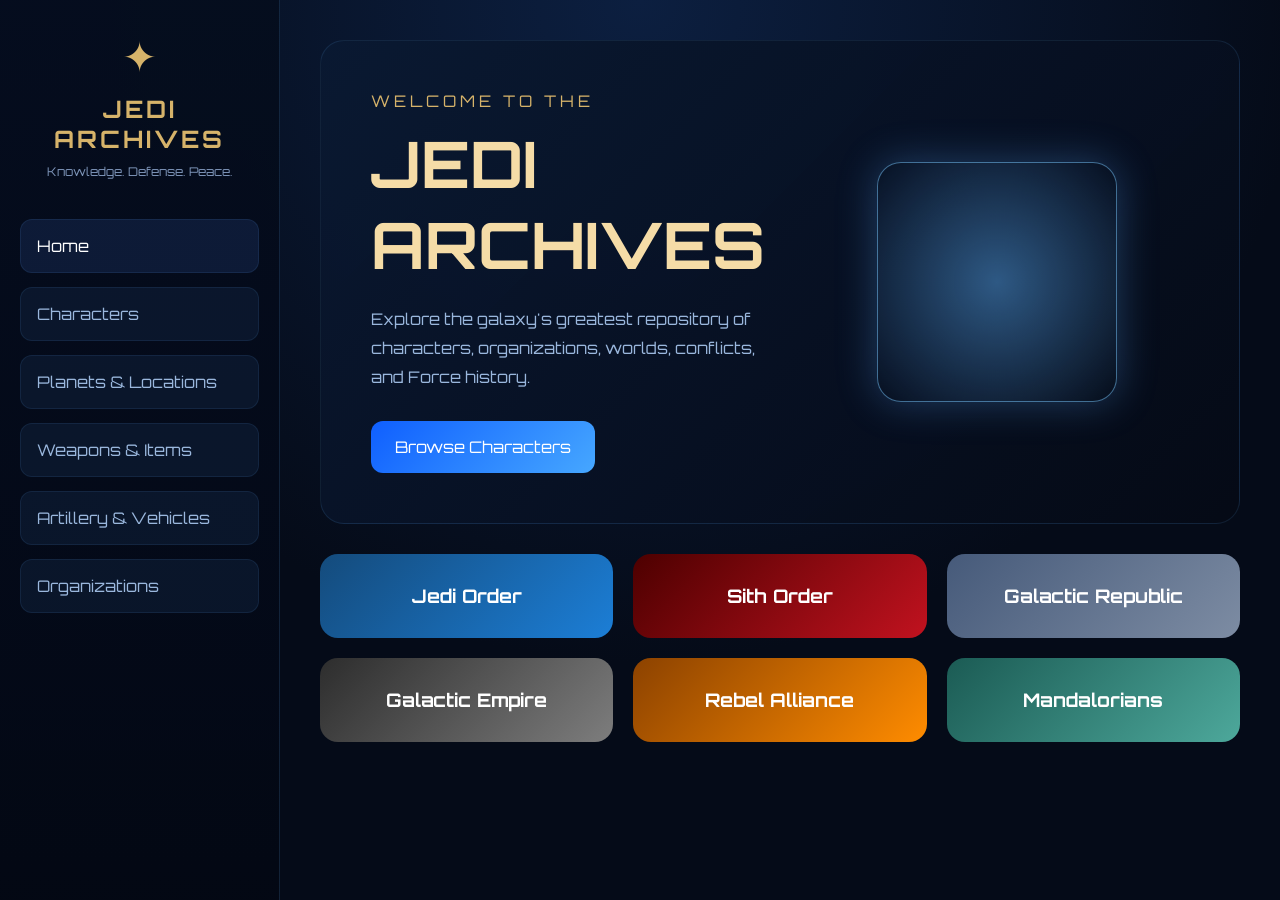
<file: index.html>
<!DOCTYPE html>
<html lang="en">
<head>
    <meta charset="UTF-8">
    <meta name="viewport" content="width=device-width, initial-scale=1.0">

    <title>Jedi Archives</title>

    <link rel="stylesheet" href="Assets/Styles/styles.css">

    <link rel="preconnect" href="https://fonts.googleapis.com">
    <link rel="preconnect" href="https://fonts.gstatic.com" crossorigin>

    <link href="https://fonts.googleapis.com/css2?family=Orbitron:wght@400;500;600;700&display=swap" rel="stylesheet">
</head>
<body>

<div class="app">

    <!-- SIDEBAR -->

    <aside class="sidebar">

        <div class="logo">
            <div class="logo-symbol">✦</div>

            <h1>JEDI ARCHIVES</h1>

            <span>Knowledge. Defense. Peace.</span>
        </div>

        <nav class="sidebar-nav">

            <a href="index.html" class="sidebar-link active">
                Home
            </a>

            <a href="character.html" class="sidebar-link">
                Characters
            </a>

            <a href="#" class="sidebar-link">
                Planets & Locations
            </a>

            <a href="#" class="sidebar-link">
                Weapons & Items
            </a>

            <a href="#" class="sidebar-link">
                Artillery & Vehicles
            </a>

            <a href="#" class="sidebar-link">
                Organizations
            </a>

        </nav>

    </aside>

    <!-- MAIN CONTENT -->

    <main class="main-content">

        <section class="hero">

            <div class="hero-text">

                <p class="subtitle">
                    WELCOME TO THE
                </p>

                <h2>JEDI ARCHIVES</h2>

                <p class="description">
                    Explore the galaxy's greatest repository of
                    characters, organizations, worlds, conflicts,
                    and Force history.
                </p>

                <a href="character.html" class="hero-btn">
                    Browse Characters
                </a>

            </div>

            <div class="hero-hologram">
                <div class="cube"></div>
            </div>

        </section>

        <!-- ORGANIZATION BUTTONS -->

        <section class="organization-grid">

            <a href="characters.html?organization=Jedi%20Order"
               class="org-card jedi">

                <h3>Jedi Order</h3>

            </a>

            <a href="characters.html?organization=Sith%20Order"
               class="org-card sith">

                <h3>Sith Order</h3>

            </a>

            <a href="characters.html?organization=Galactic%20Republic"
               class="org-card republic">

                <h3>Galactic Republic</h3>

            </a>

            <a href="characters.html?organization=Galactic%20Empire"
               class="org-card empire">

                <h3>Galactic Empire</h3>

            </a>

            <a href="characters.html?organization=Rebel%20Alliance"
               class="org-card rebel">

                <h3>Rebel Alliance</h3>

            </a>

            <a href="characters.html?organization=Mandalorians"
               class="org-card mando">

                <h3>Mandalorians</h3>

            </a>

        </section>

    </main>

</div>

</body>
</html>
</file>
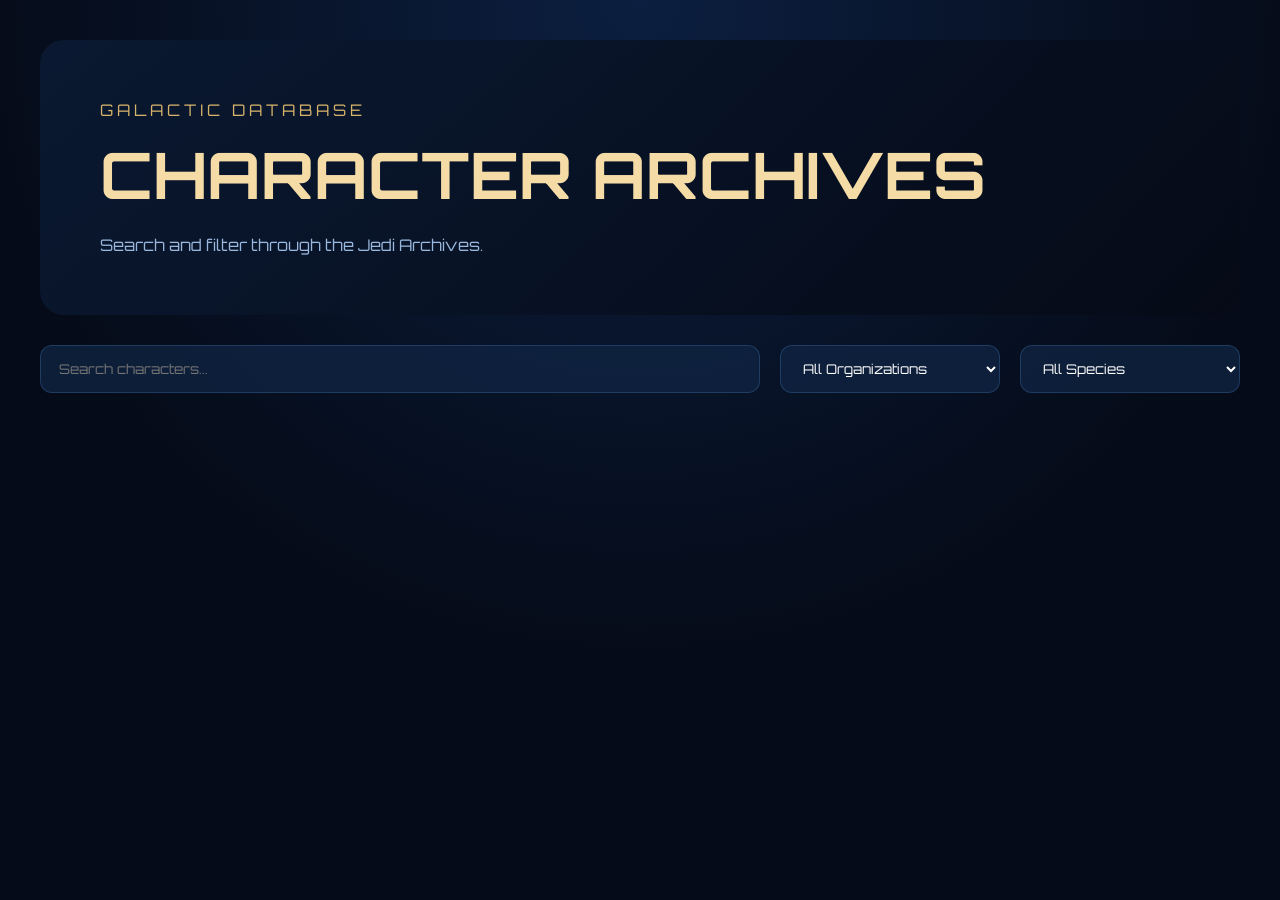
<file: character.html>
<!DOCTYPE html>
<html lang="en">
<head>
    <meta charset="UTF-8">

    <meta name="viewport"
          content="width=device-width, initial-scale=1.0">

    <title>Character Archives</title>

    <link rel="stylesheet"
          href="Assets/Styles/styles.css">

    <link rel="preconnect"
          href="https://fonts.googleapis.com">

    <link rel="preconnect"
          href="https://fonts.gstatic.com"
          crossorigin>

    <link href="https://fonts.googleapis.com/css2?family=Orbitron:wght@400;500;600;700&display=swap"
          rel="stylesheet">
</head>
<body>

<div class="archive-page">

    <!-- HEADER -->

    <header class="archive-header">

        <div>

            <p class="archive-subtitle">
                GALACTIC DATABASE
            </p>

            <h1 id="archive-title">
                CHARACTER ARCHIVES
            </h1>

            <p class="archive-description">
                Search and filter through the Jedi Archives.
            </p>

        </div>

    </header>

    <!-- FILTERS -->

    <section class="filters">

        <input
            type="text"
            id="search"
            class="search"
            placeholder="Search characters..."
        >

        <select id="organization-filter"
                class="archive-select">

            <option value="all">
                All Organizations
            </option>

        </select>

        <select id="species-filter"
                class="archive-select">

            <option value="all">
                All Species
            </option>

        </select>

    </section>

    <!-- CHARACTER GRID -->

    <section>

        <div id="character-grid"
             class="character-grid"></div>

    </section>

</div>

<script src="Assets/JS/character.js"></script>

</body>
</html>
</file>
<file: Assets/Styles/styles.css>
/* ========================= */
/* GLOBAL */
/* ========================= */

* {
    margin: 0;
    padding: 0;
    box-sizing: border-box;
}

body {
    background:
        radial-gradient(circle at top,
        #0c1f40 0%,
        #050b18 60%);

    color: #d7e6ff;

    font-family: "Orbitron", sans-serif;

    min-height: 100vh;
}

/* ========================= */
/* LAYOUT */
/* ========================= */

.app {
    display: flex;
    min-height: 100vh;
}

.main-content {
    flex: 1;
    padding: 40px;
}

/* ========================= */
/* SIDEBAR */
/* ========================= */

.sidebar {
    width: 280px;

    background:
        linear-gradient(
            180deg,
            rgba(5,13,30,0.97),
            rgba(3,8,20,0.98)
        );

    border-right:
        1px solid rgba(100,180,255,0.15);

    padding: 30px 20px;
}

.logo {
    text-align: center;
    margin-bottom: 40px;
}

.logo-symbol {
    font-size: 42px;
    color: #d6b36a;
    margin-bottom: 12px;
}

.logo h1 {
    color: #d6b36a;
    letter-spacing: 3px;
}

.logo span {
    display: block;
    margin-top: 10px;
    color: #7d94b8;
    font-size: 0.75rem;
}

.sidebar-nav {
    display: flex;
    flex-direction: column;
    gap: 14px;
}

.sidebar-link {
    text-decoration: none;

    color: #9ab7dd;

    padding: 16px;

    border-radius: 12px;

    background:
        rgba(20,40,70,0.4);

    border:
        1px solid rgba(100,180,255,0.1);

    transition: 0.25s;
}

.sidebar-link:hover,
.sidebar-link.active {
    background:
        rgba(80,140,255,0.12);

    color: white;
}

/* ========================= */
/* HERO */
/* ========================= */

.hero {
    display: grid;

    grid-template-columns:
        1fr 1fr;

    gap: 40px;

    background:
        linear-gradient(
            135deg,
            rgba(10,25,50,0.95),
            rgba(5,10,22,0.98)
        );

    border:
        1px solid rgba(100,180,255,0.12);

    border-radius: 24px;

    padding: 50px;

    margin-bottom: 30px;
}

.subtitle {
    color: #d6b36a;
    letter-spacing: 4px;
    margin-bottom: 12px;
}

.hero h2 {
    font-size: 4rem;
    color: #f5dca7;
    margin-bottom: 20px;
}

.description {
    line-height: 1.8;
    color: #9ab7dd;
}

.hero-btn {
    display: inline-block;

    margin-top: 30px;

    background:
        linear-gradient(
            135deg,
            #0f5fff,
            #46a7ff
        );

    color: white;

    text-decoration: none;

    padding: 16px 24px;

    border-radius: 12px;
}

.hero-hologram {
    display: flex;
    justify-content: center;
    align-items: center;
}

.cube {
    width: 240px;
    height: 240px;

    border-radius: 24px;

    background:
        radial-gradient(
            circle,
            rgba(95,180,255,0.45),
            rgba(0,0,0,0)
        );

    border:
        1px solid rgba(120,200,255,0.5);

    box-shadow:
        0 0 40px rgba(90,170,255,0.3);
}

/* ========================= */
/* ORGANIZATION GRID */
/* ========================= */

.organization-grid {
    display: grid;

    grid-template-columns:
        repeat(3, 1fr);

    gap: 20px;
}

.org-card {
    padding: 30px;

    border-radius: 18px;

    text-decoration: none;

    color: white;

    text-align: center;

    transition: 0.25s;
}

.org-card:hover {
    transform: translateY(-5px);
}

.jedi {
    background:
        linear-gradient(
            135deg,
            #144b7c,
            #1c7ed6
        );
}

.sith {
    background:
        linear-gradient(
            135deg,
            #4d0000,
            #c1121f
        );
}

.republic {
    background:
        linear-gradient(
            135deg,
            #465a7a,
            #7d8ca3
        );
}

.empire {
    background:
        linear-gradient(
            135deg,
            #2d2d2d,
            #7d7d7d
        );
}

.rebel {
    background:
        linear-gradient(
            135deg,
            #8c4200,
            #ff8c00
        );
}

.mando {
    background:
        linear-gradient(
            135deg,
            #1b5b54,
            #4da89b
        );
}

/* ========================= */
/* ARCHIVE PAGE */
/* ========================= */

.archive-page {
    padding: 40px;
}

.archive-header {
    background:
        linear-gradient(
            135deg,
            rgba(10,25,50,0.95),
            rgba(5,10,22,0.98)
        );

    padding: 60px;

    border-radius: 24px;

    margin-bottom: 30px;
}

.archive-subtitle {
    color: #d6b36a;
    letter-spacing: 4px;
    margin-bottom: 14px;
}

.archive-header h1 {
    font-size: 4rem;
    color: #f5dca7;
    margin-bottom: 20px;
}

.archive-description {
    color: #9ab7dd;
}

/* ========================= */
/* FILTERS */
/* ========================= */

.filters {
    display: flex;
    gap: 20px;

    margin-bottom: 30px;
}

.search,
.archive-select {
    background:
        rgba(15,35,65,0.8);

    border:
        1px solid rgba(100,180,255,0.2);

    border-radius: 12px;

    padding: 14px 18px;

    color: white;

    font-family: inherit;
}

.search {
    flex: 1;
}

.archive-select {
    min-width: 220px;
}

/* ========================= */
/* CHARACTER GRID */
/* ========================= */

.character-grid {
    display: grid;

    grid-template-columns:
        repeat(auto-fit, minmax(240px, 1fr));

    gap: 24px;
}

.character-card {
    background:
        rgba(18,35,65,0.9);

    border-radius: 18px;

    overflow: hidden;

    text-decoration: none;

    color: white;

    transition: 0.25s;

    border:
        1px solid rgba(255,255,255,0.08);
}

.character-card:hover {
    transform: translateY(-6px);

    box-shadow:
        0 0 20px rgba(70,167,255,0.25);
}

.character-card img {
    width: 100%;
    height: 320px;
    object-fit: cover;
}

.character-card-content {
    padding: 20px;
}

.character-card h3 {
    margin-bottom: 10px;
}

.card-title {
    color: #f5dca7;
    margin-bottom: 8px;
}

.card-species {
    color: #8fb6ff;
}

/* ========================= */
/* RESPONSIVE */
/* ========================= */

@media (max-width: 1000px) {

    .hero {
        grid-template-columns: 1fr;
    }

    .organization-grid {
        grid-template-columns: 1fr 1fr;
    }

}

@media (max-width: 700px) {

    .app {
        flex-direction: column;
    }

    .sidebar {
        width: 100%;
    }

    .organization-grid {
        grid-template-columns: 1fr;
    }

    .filters {
        flex-direction: column;
    }

    .archive-header h1 {
        font-size: 2.5rem;
    }

}
</file>
